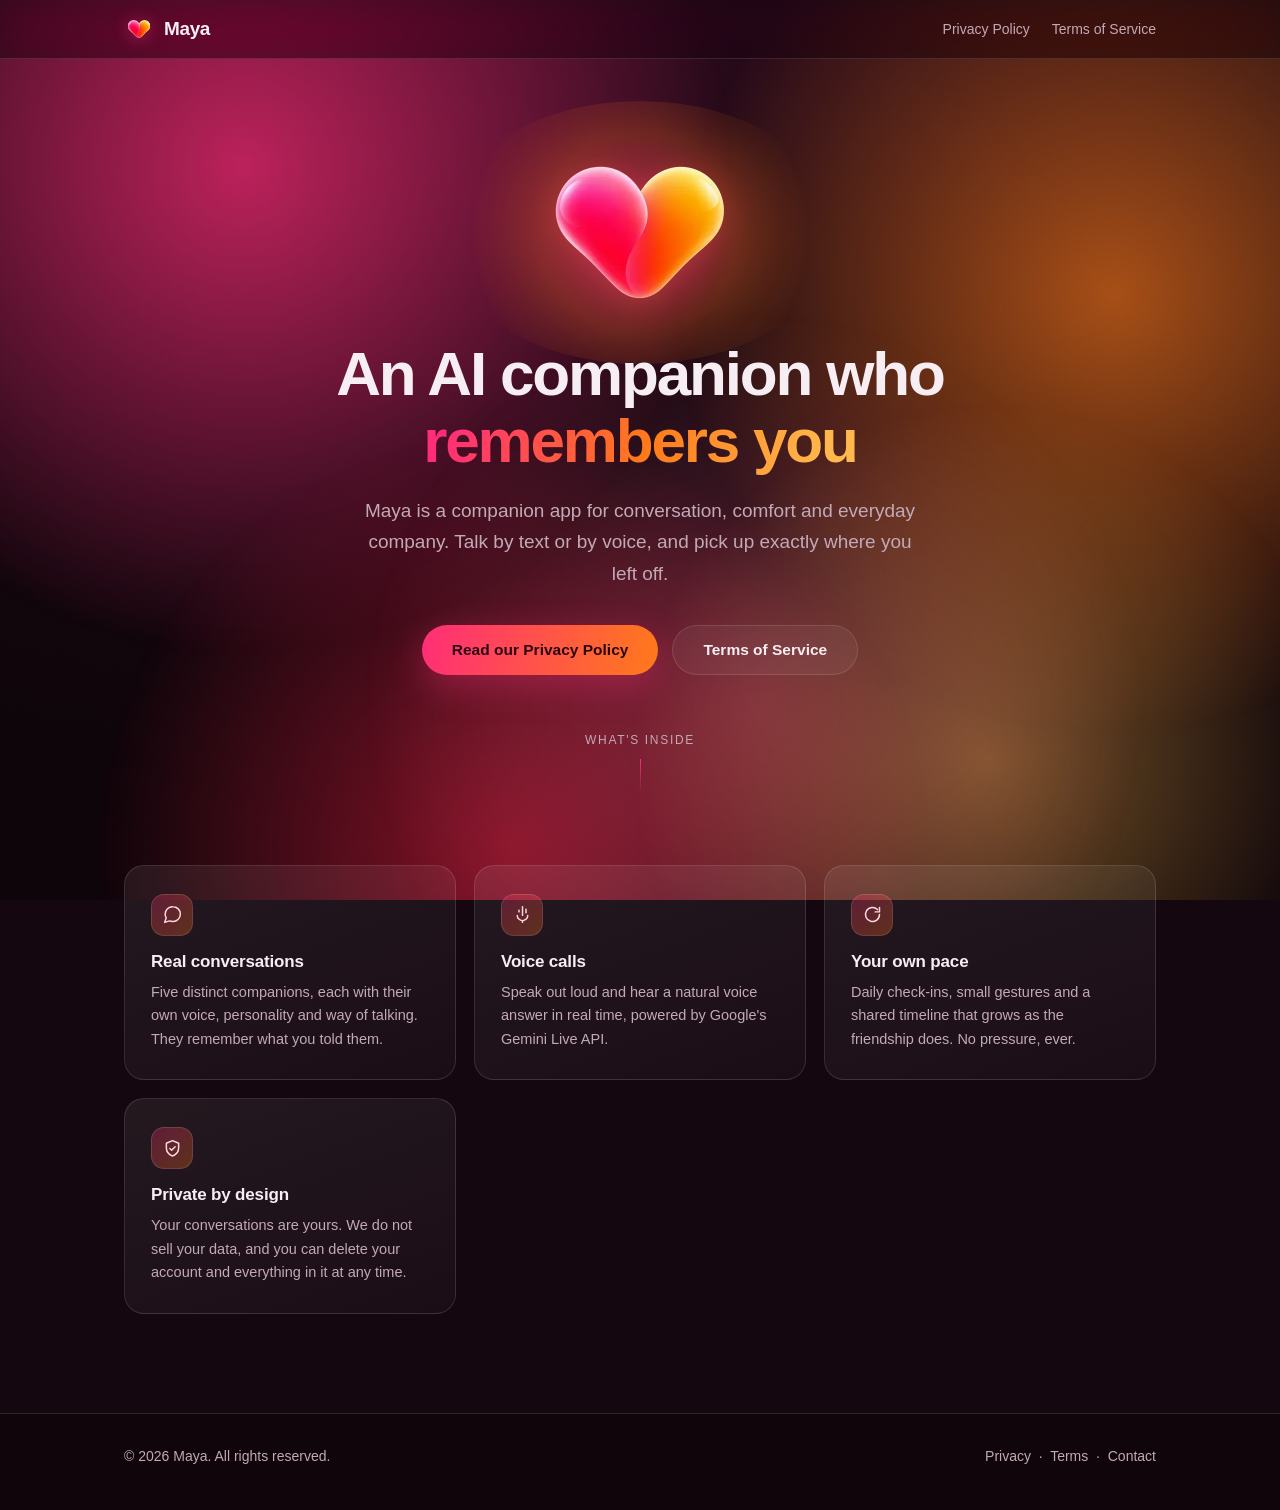
<file: index.html>
<!DOCTYPE html>
<html lang="en">
<head>
<meta charset="utf-8">
<meta name="viewport" content="width=device-width, initial-scale=1">
<title>Maya — An AI companion who remembers you</title>
<meta name="description" content="Maya is an AI companion app. Chat, call and grow a friendship with a companion who remembers you.">
<meta name="theme-color" content="#14070f">
<link rel="icon" href="assets/icon.png">
<link rel="apple-touch-icon" href="assets/icon.png">
<link rel="stylesheet" href="home.css">
</head>
<body>

<!-- Animated mesh gradient, matching the app's own palette -->
<div class="mesh" aria-hidden="true">
  <span class="blob blob--pink"></span>
  <span class="blob blob--orange"></span>
  <span class="blob blob--crimson"></span>
  <span class="blob blob--amber"></span>
  <span class="blob blob--magenta"></span>
</div>
<div class="grain" aria-hidden="true"></div>

<div class="page">

  <header>
    <div class="wrap">
      <a class="brand" href="index.html">
        <img src="assets/app_logo_3d.webp" alt="">
        Maya
      </a>
      <nav>
        <a href="privacy.html">Privacy Policy</a>
        <a href="terms.html">Terms of Service</a>
      </nav>
    </div>
  </header>

  <main>

    <section class="hero">
      <div class="wrap">
        <div class="logo-stage">
          <img src="assets/app_logo_3d.webp" alt="Maya" width="448" height="298">
        </div>

        <h1>An AI companion who<br><span class="glow">remembers you</span></h1>

        <p>Maya is a companion app for conversation, comfort and everyday
           company. Talk by text or by voice, and pick up exactly where you
           left off.</p>

        <div class="cta-row">
          <a class="btn btn--primary" href="privacy.html">Read our Privacy Policy</a>
          <a class="btn btn--ghost" href="terms.html">Terms of Service</a>
        </div>

        <div class="scroll-hint">
          What's inside
          <span></span>
        </div>
      </div>
    </section>

    <section class="wrap">
      <div class="features">

        <article class="card">
          <div class="icon" aria-hidden="true">
            <svg width="21" height="21" viewBox="0 0 24 24" fill="none"
                 stroke="#ffd7e4" stroke-width="1.7"
                 stroke-linecap="round" stroke-linejoin="round">
              <path d="M21 11.5a8.4 8.4 0 0 1-9 8.4 9.5 9.5 0 0 1-3.3-.6L3 21l1.8-5.1A8.2 8.2 0 0 1 3.6 11.5a8.4 8.4 0 0 1 9-8.4 8.4 8.4 0 0 1 8.4 8.4Z"/>
            </svg>
          </div>
          <h3>Real conversations</h3>
          <p>Five distinct companions, each with their own voice, personality
             and way of talking. They remember what you told them.</p>
        </article>

        <article class="card">
          <div class="icon" aria-hidden="true">
            <svg width="21" height="21" viewBox="0 0 24 24" fill="none"
                 stroke="#ffd7e4" stroke-width="1.7"
                 stroke-linecap="round" stroke-linejoin="round">
              <path d="M12 3v10"/>
              <path d="M8 7v2M16 6v4"/>
              <path d="M6 13a6 6 0 0 0 12 0"/>
              <path d="M12 19v2"/>
            </svg>
          </div>
          <h3>Voice calls</h3>
          <p>Speak out loud and hear a natural voice answer in real time,
             powered by Google's Gemini Live API.</p>
        </article>

        <article class="card">
          <div class="icon" aria-hidden="true">
            <svg width="21" height="21" viewBox="0 0 24 24" fill="none"
                 stroke="#ffd7e4" stroke-width="1.7"
                 stroke-linecap="round" stroke-linejoin="round">
              <path d="M20 12a8 8 0 1 1-2.3-5.6"/>
              <path d="M20 4v5h-5"/>
            </svg>
          </div>
          <h3>Your own pace</h3>
          <p>Daily check-ins, small gestures and a shared timeline that grows
             as the friendship does. No pressure, ever.</p>
        </article>

        <article class="card">
          <div class="icon" aria-hidden="true">
            <svg width="21" height="21" viewBox="0 0 24 24" fill="none"
                 stroke="#ffd7e4" stroke-width="1.7"
                 stroke-linecap="round" stroke-linejoin="round">
              <path d="M12 3 5 6v5.5c0 4.2 2.9 7.6 7 9 4.1-1.4 7-4.8 7-9V6l-7-3Z"/>
              <path d="m9 12 2 2 4-4"/>
            </svg>
          </div>
          <h3>Private by design</h3>
          <p>Your conversations are yours. We do not sell your data, and you
             can delete your account and everything in it at any time.</p>
        </article>

      </div>
    </section>

  </main>

  <footer>
    <div class="wrap">
      <span>&copy; 2026 Maya. All rights reserved.</span>
      <span>
        <a href="privacy.html">Privacy</a> &nbsp;·&nbsp;
        <a href="terms.html">Terms</a> &nbsp;·&nbsp;
        <a href="mailto:swapnilbiswas282@gmail.com">Contact</a>
      </span>
    </div>
  </footer>

</div>

<script>
  // Reveal feature cards as they enter the viewport.
  // Falls back to "everything visible" when IntersectionObserver is missing,
  // so the content is never hidden on an old browser.
  (function () {
    var cards = document.querySelectorAll('.card');
    if (!('IntersectionObserver' in window)) {
      cards.forEach(function (c) { c.classList.add('in'); });
      return;
    }
    var io = new IntersectionObserver(function (entries) {
      entries.forEach(function (entry, i) {
        if (!entry.isIntersecting) return;
        var el = entry.target;
        var delay = Array.prototype.indexOf.call(cards, el) % 4 * 110;
        setTimeout(function () { el.classList.add('in'); }, delay);
        io.unobserve(el);
      });
    }, { threshold: 0.18, rootMargin: '0px 0px -40px 0px' });

    cards.forEach(function (c) { io.observe(c); });
  })();
</script>

</body>
</html>
</file>
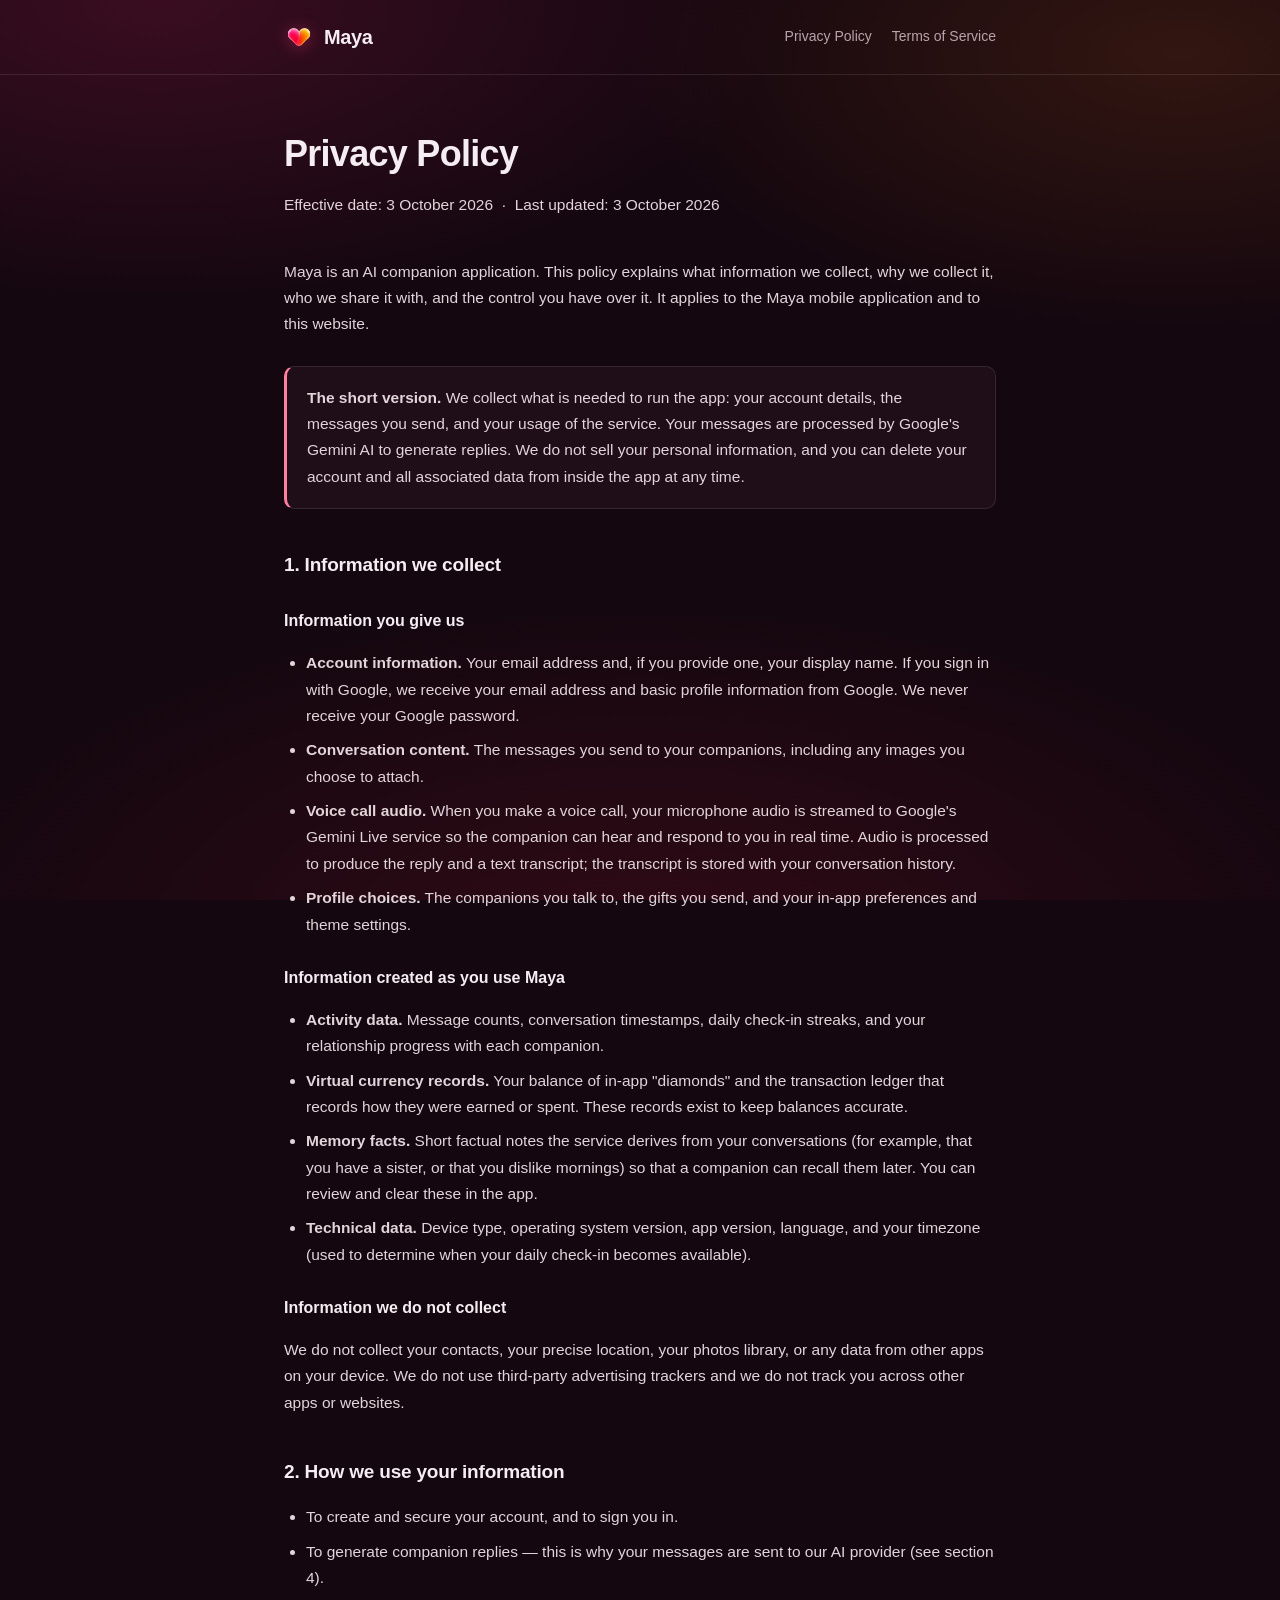
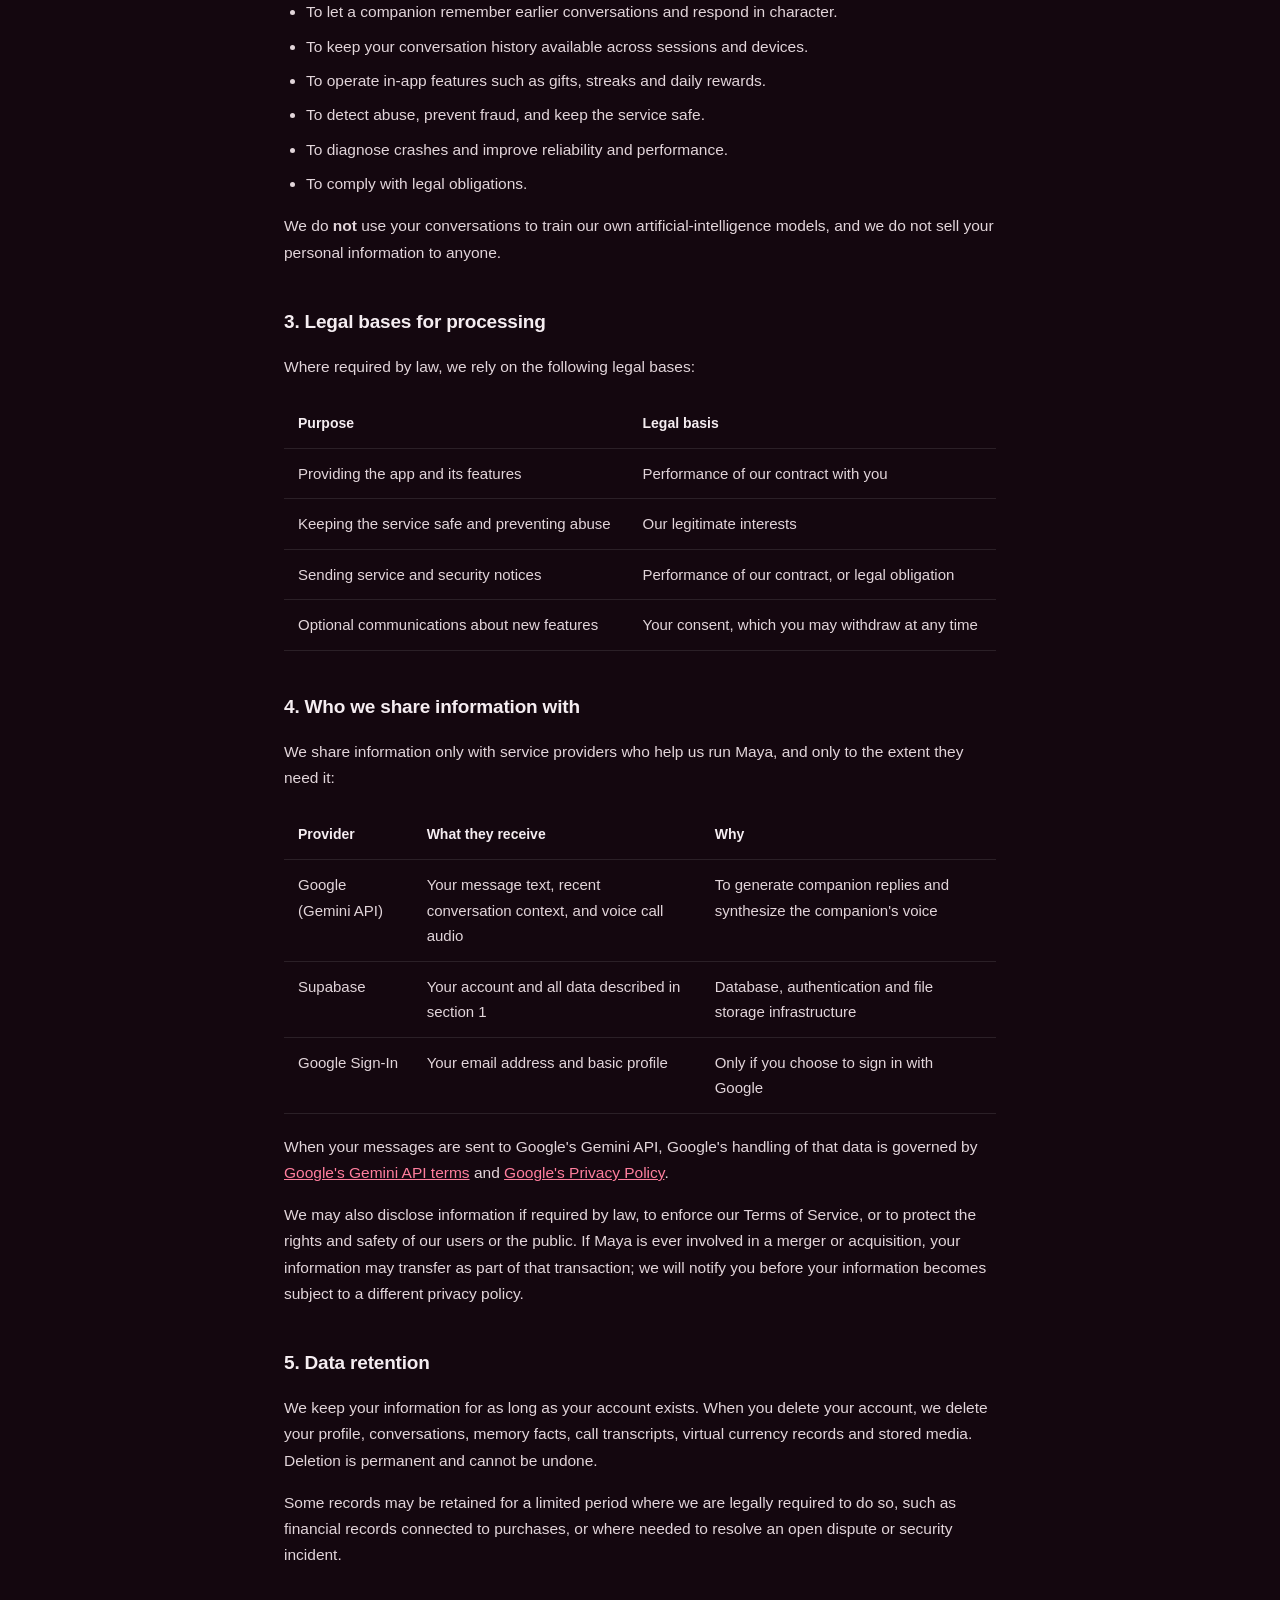
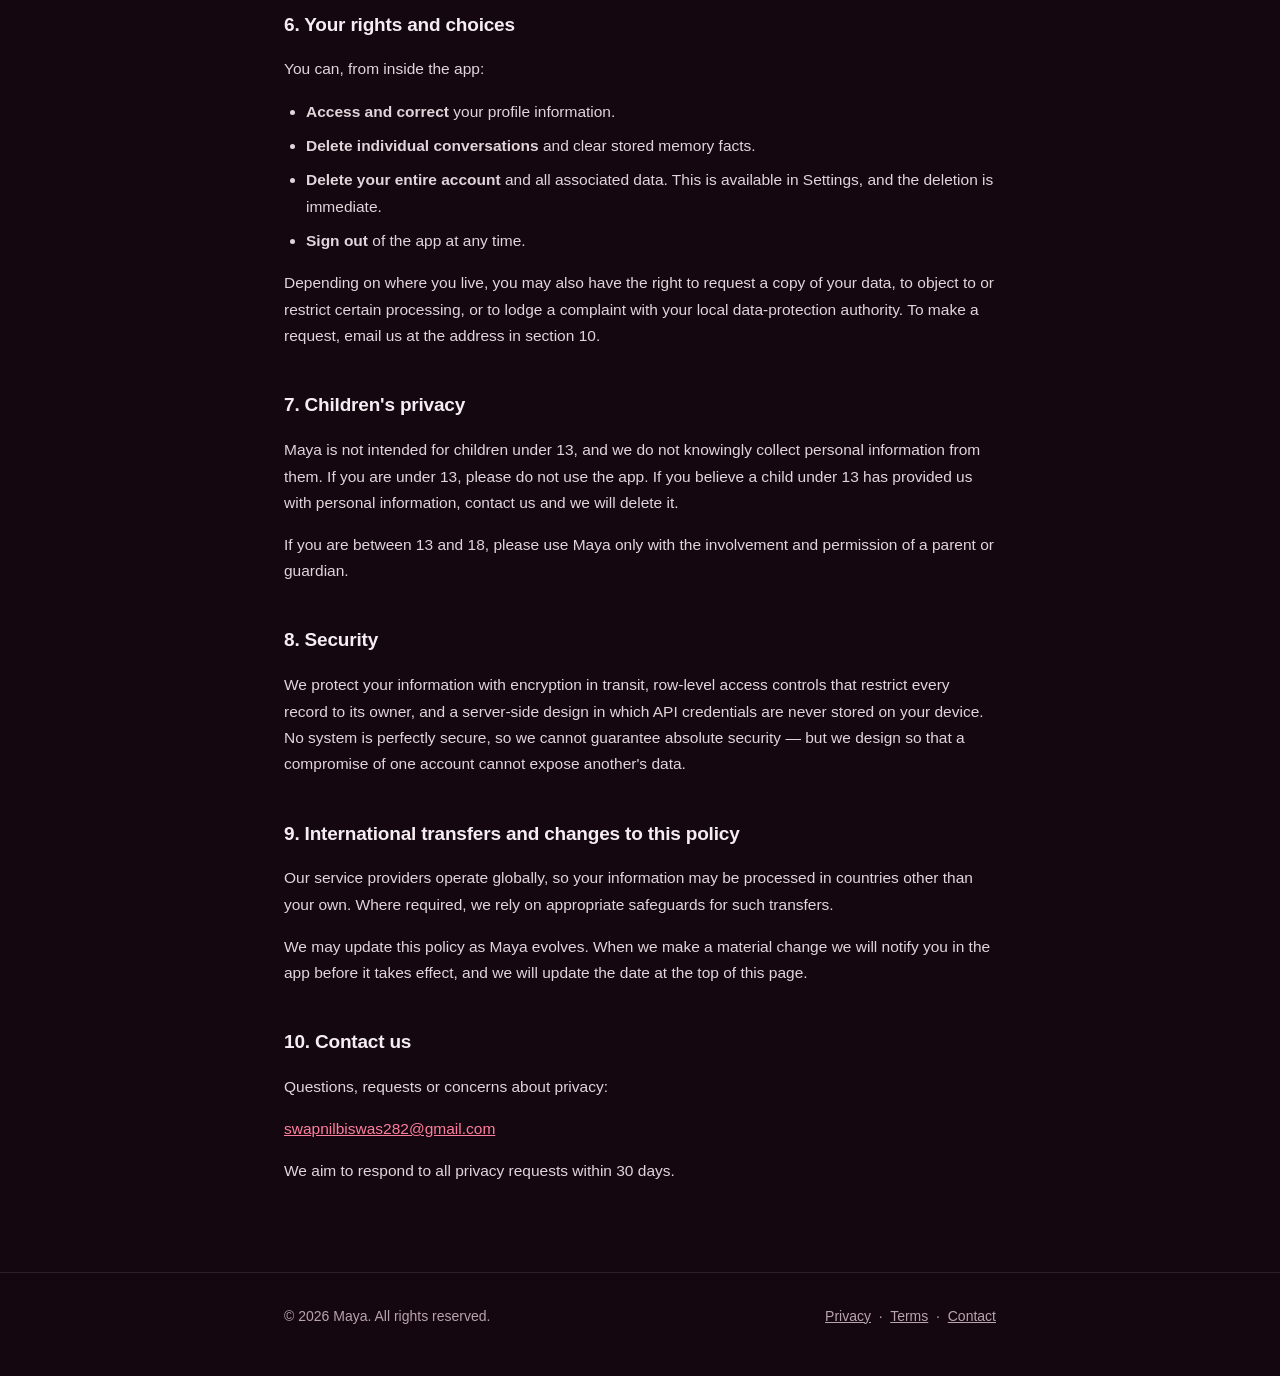
<file: privacy.html>
<!DOCTYPE html>
<html lang="en">
<head>
<meta charset="utf-8">
<meta name="viewport" content="width=device-width, initial-scale=1">
<title>Privacy Policy — Maya</title>
<meta name="description" content="How Maya collects, uses and protects your information.">
<meta name="theme-color" content="#14070f">
<link rel="icon" href="assets/icon.png">
<link rel="apple-touch-icon" href="assets/icon.png">
<link rel="stylesheet" href="styles.css">
</head>
<body>

<header>
  <div class="wrap">
    <a class="brand" href="index.html"><img src="assets/app_logo_3d.webp" alt=""> Maya</a>
    <nav>
      <a href="privacy.html">Privacy Policy</a>
      <a href="terms.html">Terms of Service</a>
    </nav>
  </div>
</header>

<main class="doc">
  <div class="wrap">

    <h1>Privacy Policy</h1>
    <p class="updated">Effective date: 3 October 2026 &nbsp;·&nbsp; Last updated: 3 October 2026</p>

    <p>Maya is an AI companion application. This policy explains what information
       we collect, why we collect it, who we share it with, and the control you
       have over it. It applies to the Maya mobile application and to this
       website.</p>

    <div class="callout">
      <p><strong>The short version.</strong> We collect what is needed to run the
         app: your account details, the messages you send, and your usage of the
         service. Your messages are processed by Google's Gemini AI to generate
         replies. We do not sell your personal information, and you can delete
         your account and all associated data from inside the app at any time.</p>
    </div>

    <h2>1. Information we collect</h2>

    <h3>Information you give us</h3>
    <ul>
      <li><strong>Account information.</strong> Your email address and, if you
          provide one, your display name. If you sign in with Google, we receive
          your email address and basic profile information from Google. We never
          receive your Google password.</li>
      <li><strong>Conversation content.</strong> The messages you send to your
          companions, including any images you choose to attach.</li>
      <li><strong>Voice call audio.</strong> When you make a voice call, your
          microphone audio is streamed to Google's Gemini Live service so the
          companion can hear and respond to you in real time. Audio is processed
          to produce the reply and a text transcript; the transcript is stored
          with your conversation history.</li>
      <li><strong>Profile choices.</strong> The companions you talk to, the
          gifts you send, and your in-app preferences and theme settings.</li>
    </ul>

    <h3>Information created as you use Maya</h3>
    <ul>
      <li><strong>Activity data.</strong> Message counts, conversation
          timestamps, daily check-in streaks, and your relationship progress
          with each companion.</li>
      <li><strong>Virtual currency records.</strong> Your balance of in-app
          "diamonds" and the transaction ledger that records how they were
          earned or spent. These records exist to keep balances accurate.</li>
      <li><strong>Memory facts.</strong> Short factual notes the service derives
          from your conversations (for example, that you have a sister, or that
          you dislike mornings) so that a companion can recall them later. You
          can review and clear these in the app.</li>
      <li><strong>Technical data.</strong> Device type, operating system version,
          app version, language, and your timezone (used to determine when your
          daily check-in becomes available).</li>
    </ul>

    <h3>Information we do not collect</h3>
    <p>We do not collect your contacts, your precise location, your photos
       library, or any data from other apps on your device. We do not use
       third-party advertising trackers and we do not track you across other
       apps or websites.</p>

    <h2>2. How we use your information</h2>
    <ul>
      <li>To create and secure your account, and to sign you in.</li>
      <li>To generate companion replies — this is why your messages are sent to
          our AI provider (see section 4).</li>
      <li>To let a companion remember earlier conversations and respond in
          character.</li>
      <li>To keep your conversation history available across sessions and
          devices.</li>
      <li>To operate in-app features such as gifts, streaks and daily rewards.</li>
      <li>To detect abuse, prevent fraud, and keep the service safe.</li>
      <li>To diagnose crashes and improve reliability and performance.</li>
      <li>To comply with legal obligations.</li>
    </ul>

    <p>We do <strong>not</strong> use your conversations to train our own
       artificial-intelligence models, and we do not sell your personal
       information to anyone.</p>

    <h2>3. Legal bases for processing</h2>
    <p>Where required by law, we rely on the following legal bases:</p>
    <table>
      <tr><th>Purpose</th><th>Legal basis</th></tr>
      <tr><td>Providing the app and its features</td><td>Performance of our contract with you</td></tr>
      <tr><td>Keeping the service safe and preventing abuse</td><td>Our legitimate interests</td></tr>
      <tr><td>Sending service and security notices</td><td>Performance of our contract, or legal obligation</td></tr>
      <tr><td>Optional communications about new features</td><td>Your consent, which you may withdraw at any time</td></tr>
    </table>

    <h2>4. Who we share information with</h2>

    <p>We share information only with service providers who help us run Maya,
       and only to the extent they need it:</p>

    <table>
      <tr>
        <th>Provider</th><th>What they receive</th><th>Why</th>
      </tr>
      <tr>
        <td>Google (Gemini API)</td>
        <td>Your message text, recent conversation context, and voice call audio</td>
        <td>To generate companion replies and synthesize the companion's voice</td>
      </tr>
      <tr>
        <td>Supabase</td>
        <td>Your account and all data described in section 1</td>
        <td>Database, authentication and file storage infrastructure</td>
      </tr>
      <tr>
        <td>Google Sign-In</td>
        <td>Your email address and basic profile</td>
        <td>Only if you choose to sign in with Google</td>
      </tr>
    </table>

    <p>When your messages are sent to Google's Gemini API, Google's handling of
       that data is governed by
       <a href="https://ai.google.dev/gemini-api/terms" target="_blank" rel="noopener">Google's Gemini API terms</a>
       and <a href="https://policies.google.com/privacy" target="_blank" rel="noopener">Google's Privacy Policy</a>.</p>

    <p>We may also disclose information if required by law, to enforce our Terms
       of Service, or to protect the rights and safety of our users or the
       public. If Maya is ever involved in a merger or acquisition, your
       information may transfer as part of that transaction; we will notify you
       before your information becomes subject to a different privacy policy.</p>

    <h2>5. Data retention</h2>
    <p>We keep your information for as long as your account exists. When you
       delete your account, we delete your profile, conversations, memory facts,
       call transcripts, virtual currency records and stored media. Deletion is
       permanent and cannot be undone.</p>
    <p>Some records may be retained for a limited period where we are legally
       required to do so, such as financial records connected to purchases, or
       where needed to resolve an open dispute or security incident.</p>

    <h2>6. Your rights and choices</h2>
    <p>You can, from inside the app:</p>
    <ul>
      <li><strong>Access and correct</strong> your profile information.</li>
      <li><strong>Delete individual conversations</strong> and clear stored
          memory facts.</li>
      <li><strong>Delete your entire account</strong> and all associated data.
          This is available in Settings, and the deletion is immediate.</li>
      <li><strong>Sign out</strong> of the app at any time.</li>
    </ul>

    <p>Depending on where you live, you may also have the right to request a copy
       of your data, to object to or restrict certain processing, or to lodge a
       complaint with your local data-protection authority. To make a request,
       email us at the address in section 10.</p>

    <h2>7. Children's privacy</h2>
    <p>Maya is not intended for children under 13, and we do not knowingly
       collect personal information from them. If you are under 13, please do
       not use the app. If you believe a child under 13 has provided us with
       personal information, contact us and we will delete it.</p>
    <p>If you are between 13 and 18, please use Maya only with the involvement
       and permission of a parent or guardian.</p>

    <h2>8. Security</h2>
    <p>We protect your information with encryption in transit, row-level access
       controls that restrict every record to its owner, and a server-side
       design in which API credentials are never stored on your device. No
       system is perfectly secure, so we cannot guarantee absolute security —
       but we design so that a compromise of one account cannot expose
       another's data.</p>

    <h2>9. International transfers and changes to this policy</h2>
    <p>Our service providers operate globally, so your information may be
       processed in countries other than your own. Where required, we rely on
       appropriate safeguards for such transfers.</p>
    <p>We may update this policy as Maya evolves. When we make a material change
       we will notify you in the app before it takes effect, and we will update
       the date at the top of this page.</p>

    <h2>10. Contact us</h2>
    <p>Questions, requests or concerns about privacy:</p>
    <p><a href="mailto:swapnilbiswas282@gmail.com">swapnilbiswas282@gmail.com</a></p>
    <p>We aim to respond to all privacy requests within 30 days.</p>

  </div>
</main>

<footer>
  <div class="wrap">
    <span>&copy; 2026 Maya. All rights reserved.</span>
    <span>
      <a href="privacy.html">Privacy</a> &nbsp;·&nbsp;
      <a href="terms.html">Terms</a> &nbsp;·&nbsp;
      <a href="mailto:swapnilbiswas282@gmail.com">Contact</a>
    </span>
  </div>
</footer>

</body>
</html>
</file>
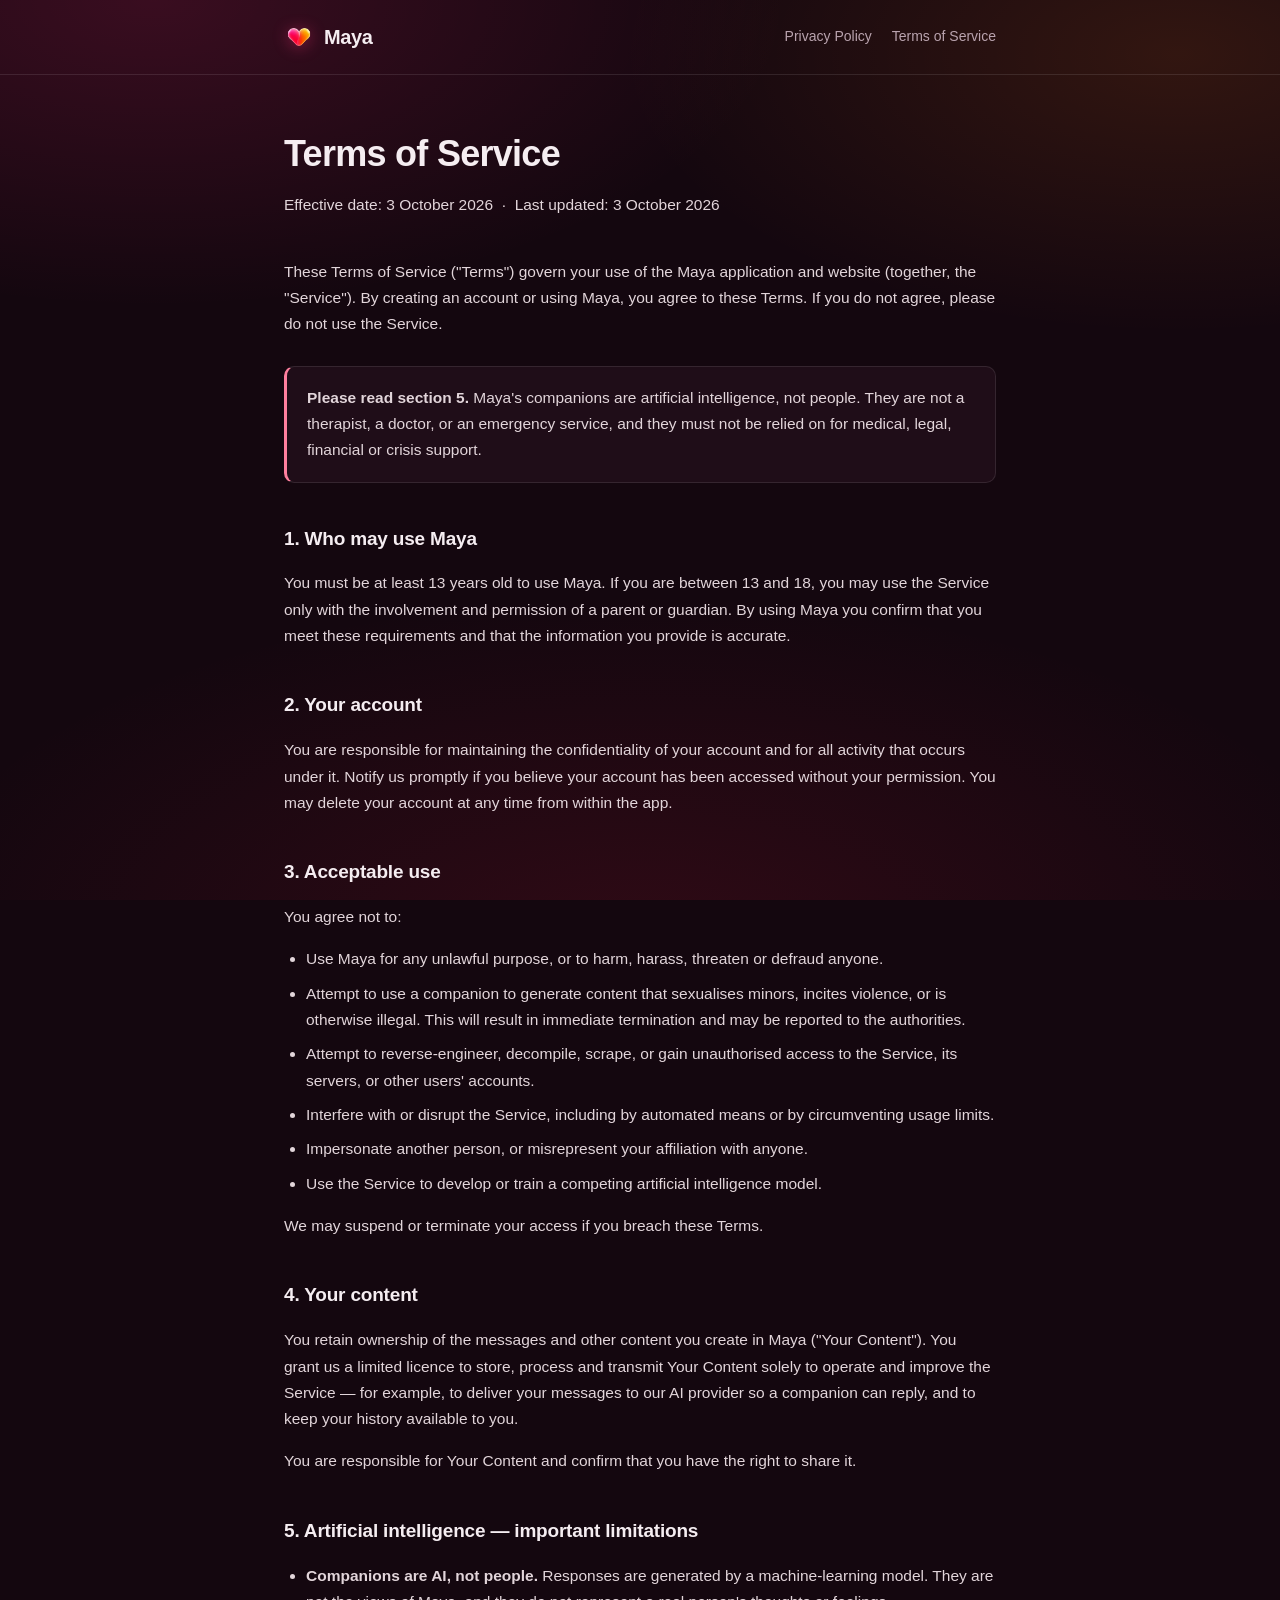
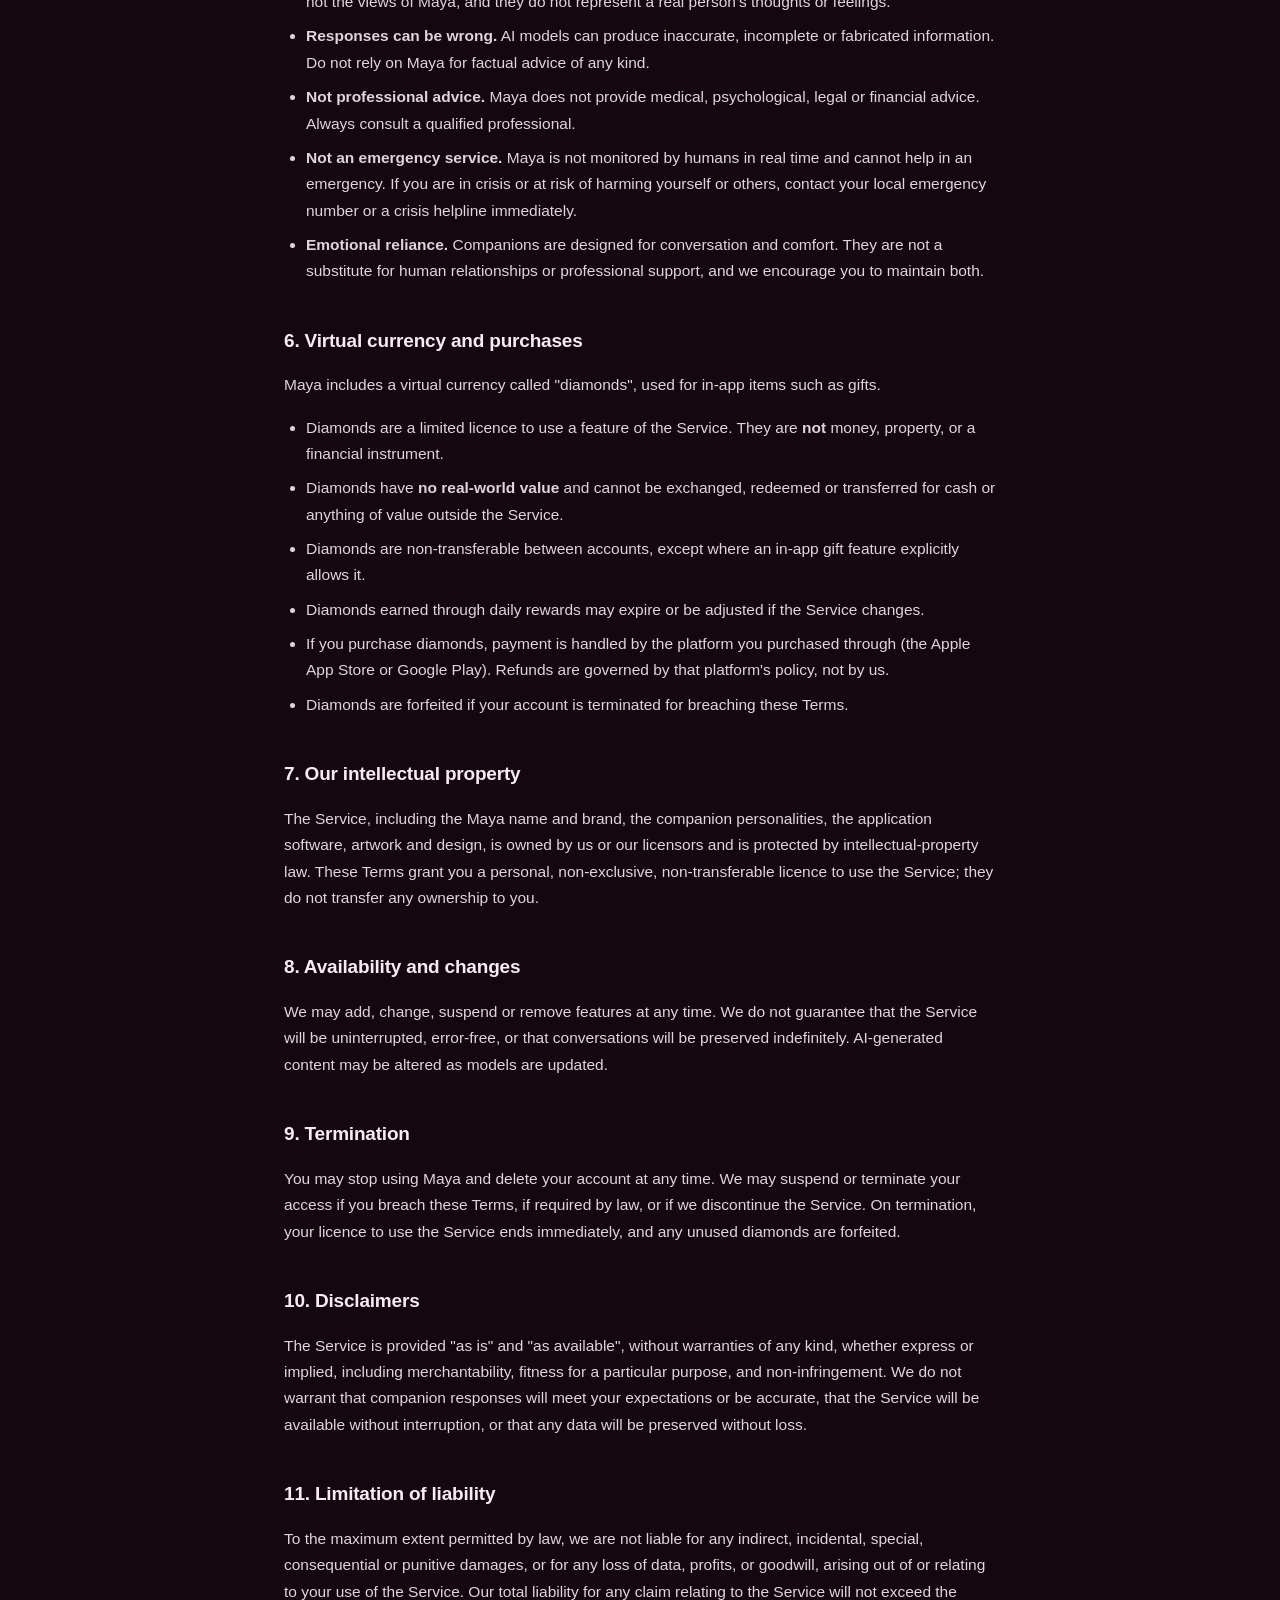
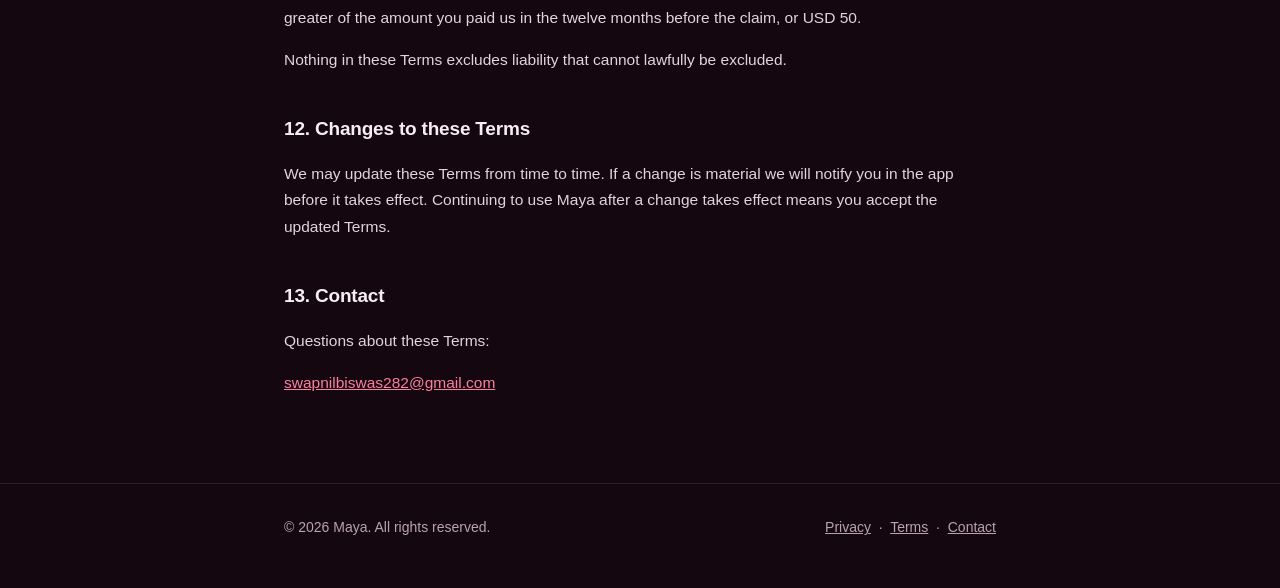
<file: terms.html>
<!DOCTYPE html>
<html lang="en">
<head>
<meta charset="utf-8">
<meta name="viewport" content="width=device-width, initial-scale=1">
<title>Terms of Service — Maya</title>
<meta name="description" content="The terms that govern your use of the Maya companion app.">
<meta name="theme-color" content="#14070f">
<link rel="icon" href="assets/icon.png">
<link rel="apple-touch-icon" href="assets/icon.png">
<link rel="stylesheet" href="styles.css">
</head>
<body>

<header>
  <div class="wrap">
    <a class="brand" href="index.html"><img src="assets/app_logo_3d.webp" alt=""> Maya</a>
    <nav>
      <a href="privacy.html">Privacy Policy</a>
      <a href="terms.html">Terms of Service</a>
    </nav>
  </div>
</header>

<main class="doc">
  <div class="wrap">

    <h1>Terms of Service</h1>
    <p class="updated">Effective date: 3 October 2026 &nbsp;·&nbsp; Last updated: 3 October 2026</p>

    <p>These Terms of Service ("Terms") govern your use of the Maya application
       and website (together, the "Service"). By creating an account or using
       Maya, you agree to these Terms. If you do not agree, please do not use
       the Service.</p>

    <div class="callout">
      <p><strong>Please read section 5.</strong> Maya's companions are artificial
         intelligence, not people. They are not a therapist, a doctor, or an
         emergency service, and they must not be relied on for medical, legal,
         financial or crisis support.</p>
    </div>

    <h2>1. Who may use Maya</h2>
    <p>You must be at least 13 years old to use Maya. If you are between 13 and
       18, you may use the Service only with the involvement and permission of a
       parent or guardian. By using Maya you confirm that you meet these
       requirements and that the information you provide is accurate.</p>

    <h2>2. Your account</h2>
    <p>You are responsible for maintaining the confidentiality of your account
       and for all activity that occurs under it. Notify us promptly if you
       believe your account has been accessed without your permission. You may
       delete your account at any time from within the app.</p>

    <h2>3. Acceptable use</h2>
    <p>You agree not to:</p>
    <ul>
      <li>Use Maya for any unlawful purpose, or to harm, harass, threaten or
          defraud anyone.</li>
      <li>Attempt to use a companion to generate content that sexualises minors,
          incites violence, or is otherwise illegal. This will result in
          immediate termination and may be reported to the authorities.</li>
      <li>Attempt to reverse-engineer, decompile, scrape, or gain unauthorised
          access to the Service, its servers, or other users' accounts.</li>
      <li>Interfere with or disrupt the Service, including by automated means or
          by circumventing usage limits.</li>
      <li>Impersonate another person, or misrepresent your affiliation with
          anyone.</li>
      <li>Use the Service to develop or train a competing artificial
          intelligence model.</li>
    </ul>
    <p>We may suspend or terminate your access if you breach these Terms.</p>

    <h2>4. Your content</h2>
    <p>You retain ownership of the messages and other content you create in Maya
       ("Your Content"). You grant us a limited licence to store, process and
       transmit Your Content solely to operate and improve the Service — for
       example, to deliver your messages to our AI provider so a companion can
       reply, and to keep your history available to you.</p>
    <p>You are responsible for Your Content and confirm that you have the right
       to share it.</p>

    <h2>5. Artificial intelligence — important limitations</h2>
    <ul>
      <li><strong>Companions are AI, not people.</strong> Responses are generated
          by a machine-learning model. They are not the views of Maya, and they
          do not represent a real person's thoughts or feelings.</li>
      <li><strong>Responses can be wrong.</strong> AI models can produce
          inaccurate, incomplete or fabricated information. Do not rely on Maya
          for factual advice of any kind.</li>
      <li><strong>Not professional advice.</strong> Maya does not provide medical,
          psychological, legal or financial advice. Always consult a qualified
          professional.</li>
      <li><strong>Not an emergency service.</strong> Maya is not monitored by
          humans in real time and cannot help in an emergency. If you are in
          crisis or at risk of harming yourself or others, contact your local
          emergency number or a crisis helpline immediately.</li>
      <li><strong>Emotional reliance.</strong> Companions are designed for
          conversation and comfort. They are not a substitute for human
          relationships or professional support, and we encourage you to
          maintain both.</li>
    </ul>

    <h2>6. Virtual currency and purchases</h2>
    <p>Maya includes a virtual currency called "diamonds", used for in-app items
       such as gifts.</p>
    <ul>
      <li>Diamonds are a limited licence to use a feature of the Service. They
          are <strong>not</strong> money, property, or a financial instrument.</li>
      <li>Diamonds have <strong>no real-world value</strong> and cannot be
          exchanged, redeemed or transferred for cash or anything of value
          outside the Service.</li>
      <li>Diamonds are non-transferable between accounts, except where an in-app
          gift feature explicitly allows it.</li>
      <li>Diamonds earned through daily rewards may expire or be adjusted if the
          Service changes.</li>
      <li>If you purchase diamonds, payment is handled by the platform you
          purchased through (the Apple App Store or Google Play). Refunds are
          governed by that platform's policy, not by us.</li>
      <li>Diamonds are forfeited if your account is terminated for breaching
          these Terms.</li>
    </ul>

    <h2>7. Our intellectual property</h2>
    <p>The Service, including the Maya name and brand, the companion
       personalities, the application software, artwork and design, is owned by
       us or our licensors and is protected by intellectual-property law. These
       Terms grant you a personal, non-exclusive, non-transferable licence to use
       the Service; they do not transfer any ownership to you.</p>

    <h2>8. Availability and changes</h2>
    <p>We may add, change, suspend or remove features at any time. We do not
       guarantee that the Service will be uninterrupted, error-free, or that
       conversations will be preserved indefinitely. AI-generated content may be
       altered as models are updated.</p>

    <h2>9. Termination</h2>
    <p>You may stop using Maya and delete your account at any time. We may
       suspend or terminate your access if you breach these Terms, if required by
       law, or if we discontinue the Service. On termination, your licence to use
       the Service ends immediately, and any unused diamonds are forfeited.</p>

    <h2>10. Disclaimers</h2>
    <p>The Service is provided "as is" and "as available", without warranties of
       any kind, whether express or implied, including merchantability, fitness
       for a particular purpose, and non-infringement. We do not warrant that
       companion responses will meet your expectations or be accurate, that the
       Service will be available without interruption, or that any data will be
       preserved without loss.</p>

    <h2>11. Limitation of liability</h2>
    <p>To the maximum extent permitted by law, we are not liable for any
       indirect, incidental, special, consequential or punitive damages, or for
       any loss of data, profits, or goodwill, arising out of or relating to your
       use of the Service. Our total liability for any claim relating to the
       Service will not exceed the greater of the amount you paid us in the
       twelve months before the claim, or USD 50.</p>
    <p>Nothing in these Terms excludes liability that cannot lawfully be
       excluded.</p>

    <h2>12. Changes to these Terms</h2>
    <p>We may update these Terms from time to time. If a change is material we
       will notify you in the app before it takes effect. Continuing to use Maya
       after a change takes effect means you accept the updated Terms.</p>

    <h2>13. Contact</h2>
    <p>Questions about these Terms:</p>
    <p><a href="mailto:swapnilbiswas282@gmail.com">swapnilbiswas282@gmail.com</a></p>

  </div>
</main>

<footer>
  <div class="wrap">
    <span>&copy; 2026 Maya. All rights reserved.</span>
    <span>
      <a href="privacy.html">Privacy</a> &nbsp;·&nbsp;
      <a href="terms.html">Terms</a> &nbsp;·&nbsp;
      <a href="mailto:swapnilbiswas282@gmail.com">Contact</a>
    </span>
  </div>
</footer>

</body>
</html>
</file>
<file: home.css>
/* ─────────────────────────────────────────────────────────────────────────────
   Maya — landing page
   Animated mesh gradient + motion. Colours are lifted from the app's own
   MeshPalette.maya so the web page and the app read as one product.
   ───────────────────────────────────────────────────────────────────────────── */

:root {
  --wine: #14070f;
  --wine-2: #1d0a14;
  --pink: #ff2d78;
  --orange: #ff7a1a;
  --crimson: #d61c3c;
  --amber: #ffb84d;
  --text: #f7eef3;
  --muted: #c3a9b6;
  --border: rgba(255, 255, 255, 0.12);
  --ease: cubic-bezier(0.22, 1, 0.36, 1);
}

* { box-sizing: border-box; }

html {
  scroll-behavior: smooth;
  -webkit-text-size-adjust: 100%;
}

body {
  margin: 0;
  background: var(--wine);
  color: var(--text);
  font-family: -apple-system, BlinkMacSystemFont, "Segoe UI", Roboto,
    "Helvetica Neue", Arial, sans-serif;
  -webkit-font-smoothing: antialiased;
  overflow-x: hidden;
}

/* ── Mesh gradient field ──────────────────────────────────────────────── */

.mesh {
  position: fixed;
  inset: 0;
  z-index: 0;
  overflow: hidden;
  background:
    radial-gradient(120% 90% at 50% 0%, #2a0a1c 0%, var(--wine) 55%, #0d0409 100%);
}

.blob {
  position: absolute;
  border-radius: 50%;
  will-change: transform;
  pointer-events: none;
}

.blob--pink {
  width: 82vmax; height: 82vmax;
  top: -28vmax; left: -22vmax;
  background: radial-gradient(circle, rgba(255, 45, 120, 0.70) 0%, rgba(255, 45, 120, 0) 66%);
  animation: drift-a 34s var(--ease) infinite;
}

.blob--orange {
  width: 74vmax; height: 74vmax;
  top: -14vmax; right: -24vmax;
  background: radial-gradient(circle, rgba(255, 122, 26, 0.62) 0%, rgba(255, 122, 26, 0) 66%);
  animation: drift-b 41s var(--ease) infinite;
}

.blob--crimson {
  width: 68vmax; height: 68vmax;
  bottom: -30vmax; left: 6vmax;
  background: radial-gradient(circle, rgba(214, 28, 60, 0.60) 0%, rgba(214, 28, 60, 0) 68%);
  animation: drift-c 37s var(--ease) infinite;
}

.blob--amber {
  width: 58vmax; height: 58vmax;
  bottom: -18vmax; right: -6vmax;
  background: radial-gradient(circle, rgba(255, 184, 77, 0.44) 0%, rgba(255, 184, 77, 0) 68%);
  animation: drift-d 45s var(--ease) infinite;
}

.blob--magenta {
  width: 62vmax; height: 62vmax;
  top: 24vmax; left: 28vmax;
  background: radial-gradient(circle, rgba(232, 93, 126, 0.34) 0%, rgba(232, 93, 126, 0) 70%);
  animation: drift-e 29s var(--ease) infinite;
}

@keyframes drift-a {
  0%, 100% { transform: translate3d(0, 0, 0) scale(1); }
  33%      { transform: translate3d(12vmax, 8vmax, 0) scale(1.14); }
  66%      { transform: translate3d(-6vmax, 14vmax, 0) scale(0.92); }
}

@keyframes drift-b {
  0%, 100% { transform: translate3d(0, 0, 0) scale(1); }
  40%      { transform: translate3d(-14vmax, 10vmax, 0) scale(1.18); }
  70%      { transform: translate3d(-4vmax, -8vmax, 0) scale(0.9); }
}

@keyframes drift-c {
  0%, 100% { transform: translate3d(0, 0, 0) scale(1); }
  35%      { transform: translate3d(16vmax, -10vmax, 0) scale(1.12); }
  72%      { transform: translate3d(6vmax, 6vmax, 0) scale(0.94); }
}

@keyframes drift-d {
  0%, 100% { transform: translate3d(0, 0, 0) scale(1); }
  45%      { transform: translate3d(-12vmax, -12vmax, 0) scale(1.2); }
  78%      { transform: translate3d(8vmax, -4vmax, 0) scale(0.92); }
}

@keyframes drift-e {
  0%, 100% { transform: translate3d(0, 0, 0) scale(1); }
  50%      { transform: translate3d(-10vmax, -14vmax, 0) scale(1.16); }
}

/* Film grain — the same texture treatment the app applies in-shader. */
.grain {
  position: fixed;
  inset: 0;
  z-index: 1;
  pointer-events: none;
  opacity: 0.055;
  mix-blend-mode: overlay;
  background-image: url("data:image/svg+xml,%3Csvg xmlns='http://www.w3.org/2000/svg' width='220' height='220'%3E%3Cfilter id='n'%3E%3CfeTurbulence type='fractalNoise' baseFrequency='0.85' numOctaves='4' stitchTiles='stitch'/%3E%3C/filter%3E%3Crect width='100%25' height='100%25' filter='url(%23n)'/%3E%3C/svg%3E");
}

/* ── Layout ───────────────────────────────────────────────────────────── */

.page {
  position: relative;
  z-index: 2;
}

.wrap {
  max-width: 1080px;
  margin: 0 auto;
  padding: 0 24px;
}

/* ── Header ───────────────────────────────────────────────────────────── */

header {
  position: sticky;
  top: 0;
  z-index: 20;
  backdrop-filter: blur(16px) saturate(160%);
  -webkit-backdrop-filter: blur(16px) saturate(160%);
  background: rgba(20, 7, 15, 0.55);
  border-bottom: 1px solid var(--border);
  animation: fade-down 0.9s var(--ease) both;
}

header .wrap {
  display: flex;
  align-items: center;
  justify-content: space-between;
  gap: 16px;
  padding-top: 14px;
  padding-bottom: 14px;
  flex-wrap: wrap;
}

.brand {
  display: flex;
  align-items: center;
  gap: 10px;
  font-weight: 700;
  font-size: 19px;
  letter-spacing: -0.02em;
  color: var(--text);
  text-decoration: none;
}

.brand img {
  width: 30px;
  height: 30px;
  object-fit: contain;
  filter: drop-shadow(0 2px 8px rgba(255, 45, 120, 0.45));
}

nav {
  display: flex;
  gap: 22px;
  font-size: 14px;
}

nav a {
  color: var(--muted);
  text-decoration: none;
  transition: color 0.25s var(--ease);
}

nav a:hover { color: var(--text); }

/* ── Hero ─────────────────────────────────────────────────────────────── */

.hero {
  padding: clamp(56px, 11vh, 120px) 0 clamp(48px, 8vh, 90px);
  text-align: center;
}

.logo-stage {
  position: relative;
  width: clamp(150px, 24vw, 224px);
  margin: 0 auto 34px;
  animation: logo-in 1.3s var(--ease) both;
}

/* Halo behind the mark — a slow breath, not a strobe. */
.logo-stage::before {
  content: "";
  position: absolute;
  inset: -38%;
  border-radius: 50%;
  background: radial-gradient(
    circle,
    rgba(255, 45, 120, 0.42) 0%,
    rgba(255, 122, 26, 0.24) 42%,
    rgba(255, 45, 120, 0) 72%
  );
  animation: halo 7s ease-in-out infinite;
  z-index: -1;
}

.logo-stage img {
  width: 100%;
  height: auto;
  display: block;
  animation: float 6.5s ease-in-out infinite;
  filter:
    drop-shadow(0 14px 34px rgba(255, 45, 120, 0.34))
    drop-shadow(0 4px 12px rgba(255, 122, 26, 0.26));
}

@keyframes logo-in {
  from { opacity: 0; transform: scale(0.82) translateY(22px); }
  to   { opacity: 1; transform: scale(1) translateY(0); }
}

@keyframes float {
  0%, 100% { transform: translateY(-9px) rotate(-1.1deg); }
  50%      { transform: translateY(9px) rotate(1.1deg); }
}

@keyframes halo {
  0%, 100% { opacity: 0.75; transform: scale(1); }
  50%      { opacity: 1; transform: scale(1.09); }
}

.hero h1 {
  font-size: clamp(34px, 7.2vw, 62px);
  line-height: 1.08;
  letter-spacing: -0.035em;
  margin: 0 0 20px;
  font-weight: 700;
  animation: rise 1s var(--ease) 0.18s both;
}

.glow {
  background: linear-gradient(104deg, var(--pink) 6%, var(--orange) 52%, var(--amber) 92%);
  -webkit-background-clip: text;
  background-clip: text;
  color: transparent;
}

.hero p {
  color: var(--muted);
  font-size: clamp(16px, 2.1vw, 19px);
  line-height: 1.65;
  margin: 0 auto;
  max-width: 560px;
  animation: rise 1s var(--ease) 0.32s both;
}

.cta-row {
  display: flex;
  gap: 14px;
  justify-content: center;
  flex-wrap: wrap;
  margin-top: 36px;
  animation: rise 1s var(--ease) 0.46s both;
}

.btn {
  display: inline-flex;
  align-items: center;
  gap: 9px;
  padding: 15px 30px;
  border-radius: 999px;
  font-size: 15.5px;
  font-weight: 650;
  text-decoration: none;
  transition: transform 0.3s var(--ease), box-shadow 0.3s var(--ease);
}

.btn--primary {
  color: #2a0714;
  background: linear-gradient(104deg, var(--pink), var(--orange));
  box-shadow: 0 12px 34px rgba(255, 45, 120, 0.34);
}

.btn--primary:hover {
  transform: translateY(-3px);
  box-shadow: 0 18px 44px rgba(255, 45, 120, 0.46);
}

.btn--ghost {
  color: var(--text);
  border: 1px solid var(--border);
  background: rgba(255, 255, 255, 0.05);
}

.btn--ghost:hover {
  transform: translateY(-3px);
  background: rgba(255, 255, 255, 0.1);
}

.scroll-hint {
  margin-top: 58px;
  color: var(--muted);
  font-size: 12px;
  letter-spacing: 0.14em;
  text-transform: uppercase;
  animation: rise 1s var(--ease) 0.7s both;
}

.scroll-hint span {
  display: block;
  width: 1px;
  height: 34px;
  margin: 12px auto 0;
  background: linear-gradient(to bottom, var(--pink), transparent);
  animation: pulse-line 2.4s ease-in-out infinite;
}

@keyframes pulse-line {
  0%, 100% { opacity: 0.35; transform: scaleY(0.6); }
  50%      { opacity: 1; transform: scaleY(1); }
}

/* ── Feature cards ────────────────────────────────────────────────────── */

.features {
  display: grid;
  grid-template-columns: repeat(auto-fit, minmax(250px, 1fr));
  gap: 18px;
  padding: 0 0 clamp(64px, 11vh, 120px);
}

.card {
  position: relative;
  padding: 28px 26px;
  border-radius: 20px;
  border: 1px solid var(--border);
  background: linear-gradient(160deg, rgba(255, 255, 255, 0.075), rgba(255, 255, 255, 0.028));
  overflow: hidden;
  opacity: 0;
  transform: translateY(28px);
  transition:
    opacity 0.85s var(--ease),
    transform 0.85s var(--ease),
    border-color 0.35s var(--ease);
}

.card.in {
  opacity: 1;
  transform: translateY(0);
}

.card:hover {
  border-color: rgba(255, 45, 120, 0.42);
  transform: translateY(-6px);
}

/* Sheen that sweeps across on hover. */
.card::after {
  content: "";
  position: absolute;
  top: 0;
  left: -130%;
  width: 60%;
  height: 100%;
  background: linear-gradient(
    100deg,
    transparent,
    rgba(255, 255, 255, 0.13),
    transparent
  );
  transform: skewX(-18deg);
  transition: left 0.75s var(--ease);
}

.card:hover::after { left: 140%; }

.card .icon {
  width: 42px;
  height: 42px;
  border-radius: 13px;
  display: grid;
  place-items: center;
  margin-bottom: 16px;
  background: linear-gradient(140deg, rgba(255, 45, 120, 0.28), rgba(255, 122, 26, 0.28));
  border: 1px solid rgba(255, 255, 255, 0.12);
  font-size: 19px;
}

.card h3 {
  margin: 0 0 9px;
  font-size: 17px;
  font-weight: 650;
  letter-spacing: -0.01em;
}

.card p {
  margin: 0;
  color: var(--muted);
  font-size: 14.5px;
  line-height: 1.62;
}

/* ── Footer ───────────────────────────────────────────────────────────── */

footer {
  position: relative;
  z-index: 2;
  border-top: 1px solid var(--border);
  background: rgba(13, 4, 9, 0.5);
  backdrop-filter: blur(12px);
  -webkit-backdrop-filter: blur(12px);
  padding: 34px 0 46px;
  color: var(--muted);
  font-size: 14px;
}

footer .wrap {
  display: flex;
  justify-content: space-between;
  gap: 16px;
  flex-wrap: wrap;
}

footer a {
  color: var(--muted);
  text-decoration: none;
  transition: color 0.25s var(--ease);
}

footer a:hover { color: var(--text); }

/* ── Shared keyframes ─────────────────────────────────────────────────── */

@keyframes rise {
  from { opacity: 0; transform: translateY(26px); }
  to   { opacity: 1; transform: translateY(0); }
}

@keyframes fade-down {
  from { opacity: 0; transform: translateY(-14px); }
  to   { opacity: 1; transform: translateY(0); }
}

/* ── Accessibility & mobile ───────────────────────────────────────────── */

@media (max-width: 560px) {
  .hero { padding: 44px 0 40px; }
  .scroll-hint { display: none; }
  nav { gap: 16px; font-size: 13px; }
}

@media (prefers-reduced-motion: reduce) {
  html { scroll-behavior: auto; }

  .blob,
  .logo-stage::before,
  .logo-stage img,
  .scroll-hint span {
    animation: none !important;
  }

  header,
  .logo-stage,
  .hero h1,
  .hero p,
  .cta-row,
  .scroll-hint {
    animation: none !important;
    opacity: 1 !important;
    transform: none !important;
  }

  .card {
    opacity: 1 !important;
    transform: none !important;
    transition: none !important;
  }

  .card::after { display: none; }
}
</file>
<file: styles.css>
:root {
  --bg: #14070f;
  --surface: #1f0d18;
  --surface-2: #2a1220;
  --border: rgba(255, 255, 255, 0.10);
  --text: #f5edf1;
  --muted: #b9a3ae;
  --accent: #ff7f9e;
  --accent-strong: #e64970;
  --radius: 16px;
  --max: 760px;
}

* { box-sizing: border-box; }

html { -webkit-text-size-adjust: 100%; }

body {
  margin: 0;
  background: var(--bg);
  color: var(--text);
  font-family: -apple-system, BlinkMacSystemFont, "Segoe UI", Roboto,
    "Helvetica Neue", Arial, sans-serif;
  font-size: 16px;
  line-height: 1.7;
  -webkit-font-smoothing: antialiased;
}

/* A still, low-contrast version of the landing page's mesh field. Deliberately
   static: these pages are read, not admired, and drifting colour behind body
   text hurts legibility. */
body::before {
  content: "";
  position: fixed;
  inset: 0;
  z-index: -1;
  pointer-events: none;
  background:
    radial-gradient(80% 55% at 12% 0%, rgba(255, 45, 120, 0.16), transparent 62%),
    radial-gradient(70% 50% at 92% 6%, rgba(255, 122, 26, 0.13), transparent 62%),
    radial-gradient(90% 60% at 50% 105%, rgba(214, 28, 60, 0.14), transparent 65%),
    var(--bg);
}

.wrap {
  max-width: var(--max);
  margin: 0 auto;
  padding: 0 24px;
}

/* ── Header ───────────────────────────────────────────────────────── */

header {
  border-bottom: 1px solid var(--border);
  padding: 20px 0;
}

header .wrap {
  display: flex;
  align-items: center;
  justify-content: space-between;
  gap: 16px;
  flex-wrap: wrap;
}

.brand {
  display: flex;
  align-items: center;
  gap: 10px;
  font-weight: 700;
  font-size: 20px;
  letter-spacing: -0.02em;
  color: var(--text);
  text-decoration: none;
}

.brand img {
  width: 30px;
  height: 30px;
  object-fit: contain;
  flex: none;
  filter: drop-shadow(0 2px 8px rgba(255, 45, 120, 0.42));
}

.brand .dot {
  width: 26px;
  height: 26px;
  border-radius: 9px;
  background: linear-gradient(135deg, var(--accent), var(--accent-strong));
  flex: none;
}

nav {
  display: flex;
  gap: 20px;
  font-size: 14px;
}

nav a {
  color: var(--muted);
  text-decoration: none;
}

nav a:hover { color: var(--text); }

/* ── Hero ───────────────────────────────────────────────────────── */

.hero {
  padding: 72px 0 56px;
  text-align: center;
}

.hero h1 {
  font-size: clamp(32px, 6vw, 46px);
  line-height: 1.15;
  letter-spacing: -0.03em;
  margin: 0 0 18px;
  font-weight: 700;
}

.hero p {
  color: var(--muted);
  font-size: 18px;
  margin: 0 auto;
  max-width: 540px;
}

.glow {
  background: linear-gradient(120deg, var(--accent), var(--accent-strong));
  -webkit-background-clip: text;
  background-clip: text;
  color: transparent;
}

/* ── Cards ──────────────────────────────────────────────────────── */

.cards {
  display: grid;
  grid-template-columns: repeat(auto-fit, minmax(220px, 1fr));
  gap: 16px;
  padding: 8px 0 64px;
}

.card {
  background: var(--surface);
  border: 1px solid var(--border);
  border-radius: var(--radius);
  padding: 24px;
}

.card h3 {
  margin: 0 0 8px;
  font-size: 16px;
  font-weight: 600;
}

.card p {
  margin: 0;
  color: var(--muted);
  font-size: 14.5px;
  line-height: 1.6;
}

/* ── Legal documents ─────────────────────────────────────────────── */

.doc {
  padding: 48px 0 72px;
}

.doc h1 {
  font-size: clamp(28px, 5vw, 36px);
  letter-spacing: -0.02em;
  margin: 0 0 8px;
  font-weight: 700;
}

.updated {
  color: var(--muted);
  font-size: 14px;
  margin: 0 0 40px;
}

.doc h2 {
  font-size: 19px;
  font-weight: 600;
  margin: 40px 0 12px;
  letter-spacing: -0.01em;
}

.doc h3 {
  font-size: 16px;
  font-weight: 600;
  margin: 26px 0 8px;
}

.doc p, .doc li {
  color: #e2d5da;
  font-size: 15.5px;
}

.doc ul { padding-left: 22px; }

.doc li { margin-bottom: 8px; }

.doc a { color: var(--accent); }

.callout {
  background: var(--surface);
  border: 1px solid var(--border);
  border-left: 3px solid var(--accent);
  border-radius: 10px;
  padding: 18px 20px;
  margin: 28px 0;
}

.callout p { margin: 0; }

table {
  width: 100%;
  border-collapse: collapse;
  margin: 20px 0;
  font-size: 15px;
}

th, td {
  text-align: left;
  padding: 12px 14px;
  border-bottom: 1px solid var(--border);
  vertical-align: top;
}

th {
  color: var(--text);
  font-weight: 600;
  font-size: 14px;
}

td { color: #e2d5da; }

/* ── Footer ─────────────────────────────────────────────────────── */

footer {
  border-top: 1px solid var(--border);
  padding: 32px 0 48px;
  color: var(--muted);
  font-size: 14px;
}

footer .wrap {
  display: flex;
  justify-content: space-between;
  gap: 16px;
  flex-wrap: wrap;
}

footer a { color: var(--muted); }
footer a:hover { color: var(--text); }

@media (max-width: 520px) {
  .hero { padding: 48px 0 40px; }
  .doc { padding: 32px 0 56px; }
  th, td { padding: 10px; font-size: 14px; }
}
</file>
